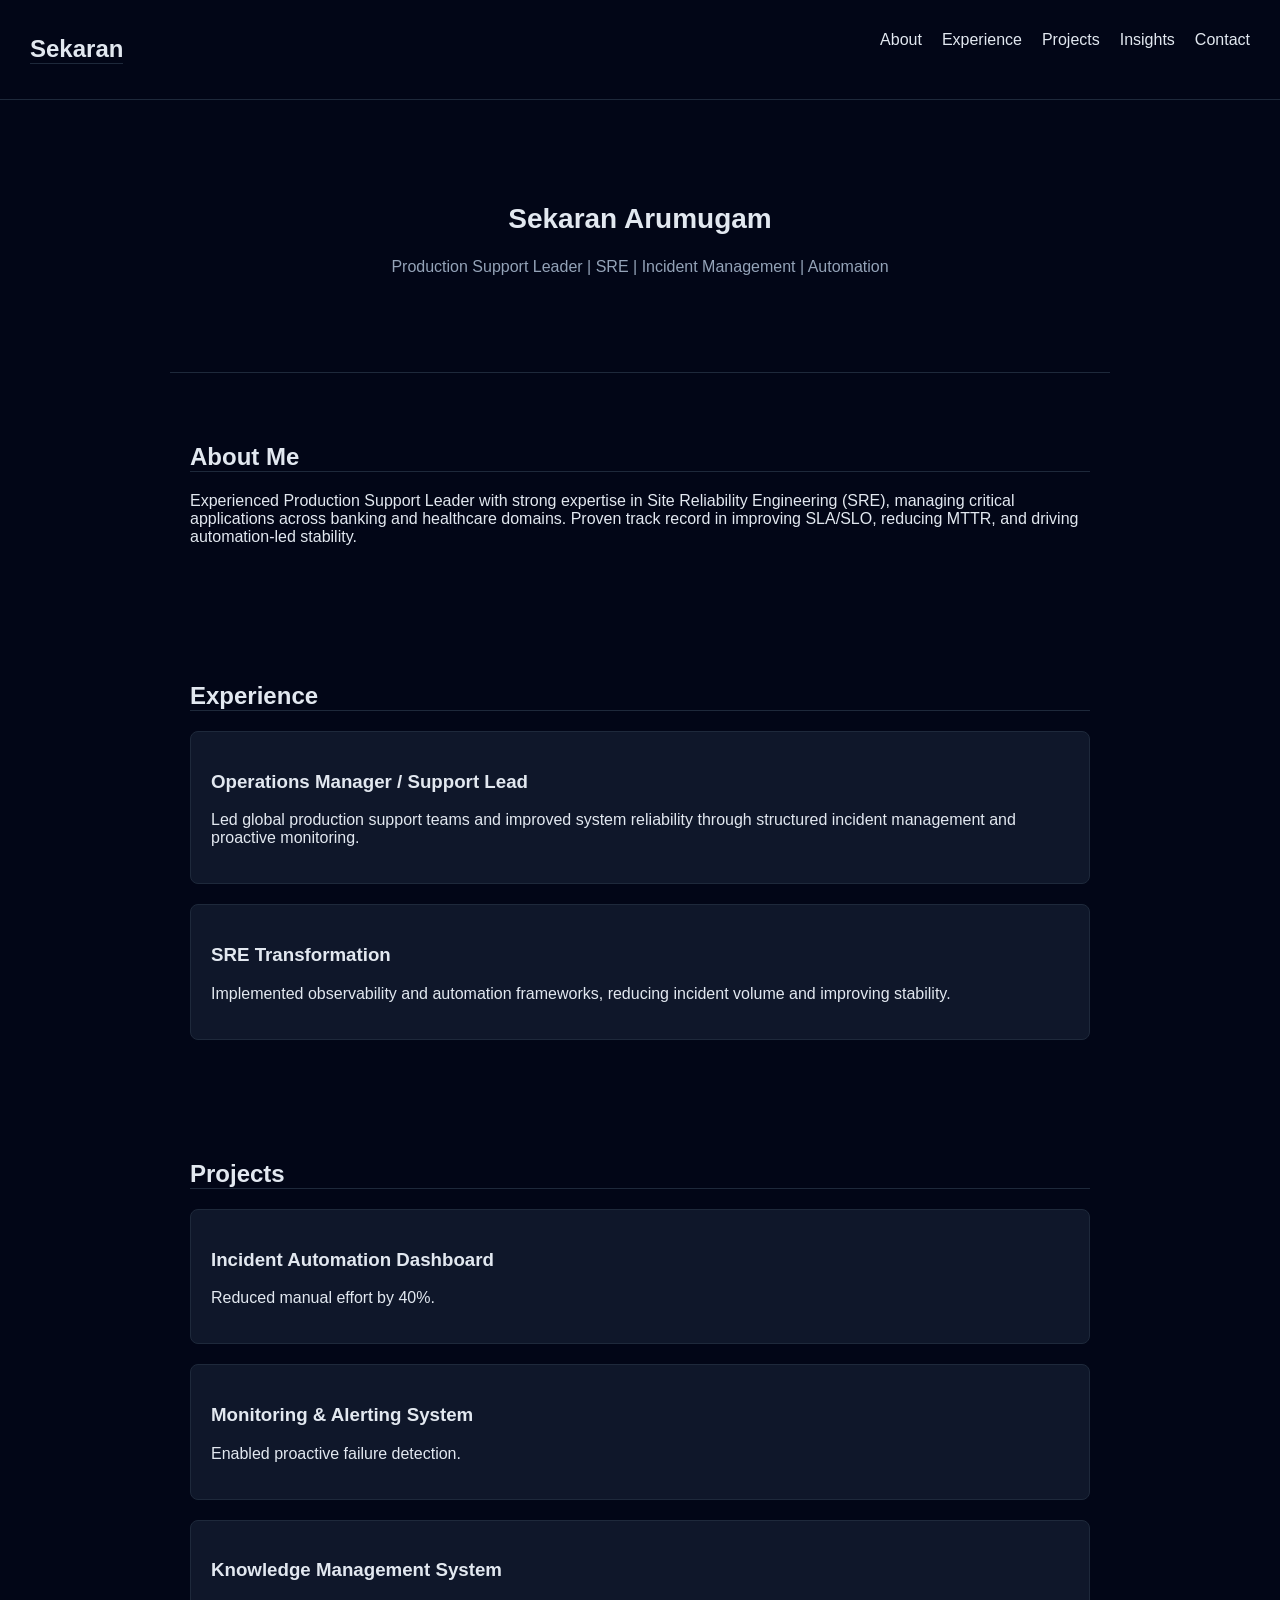
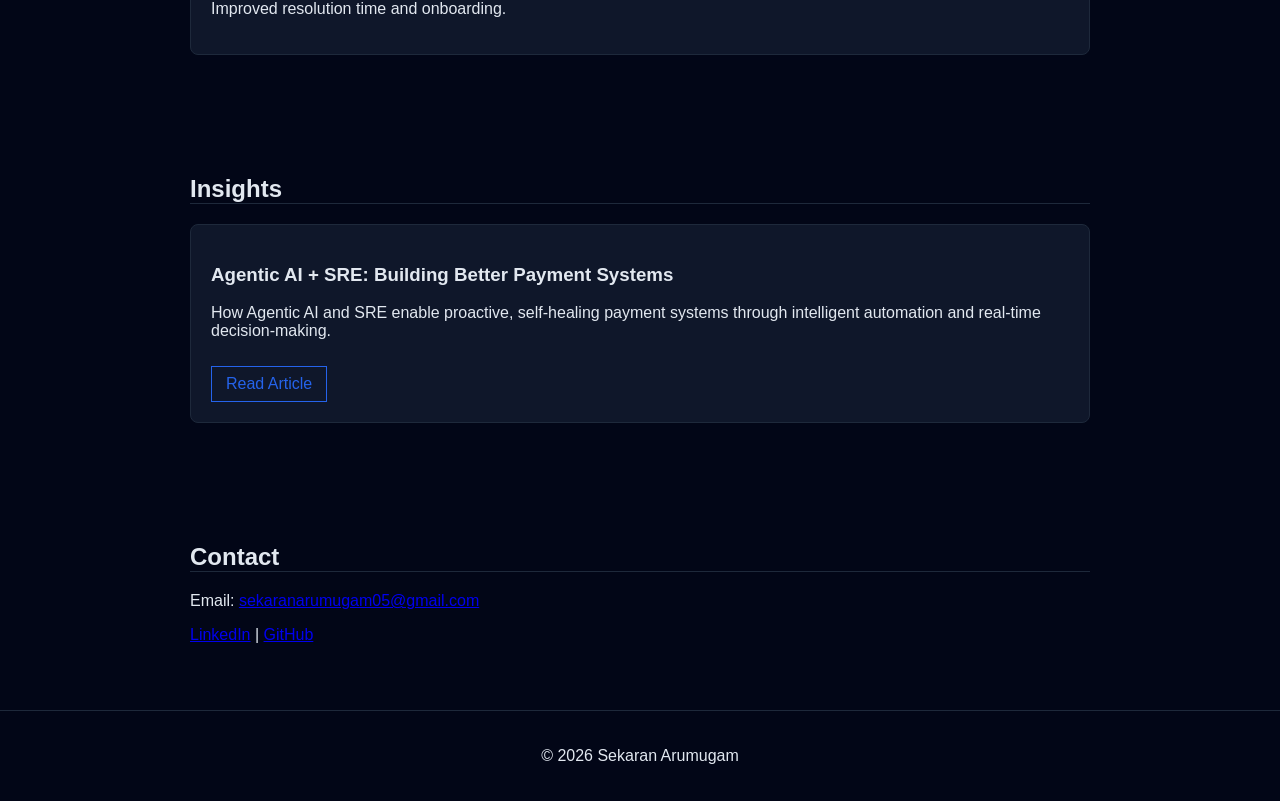
<file: index.html>
<!DOCTYPE html>
<html lang="en">
<head>
  <meta charset="UTF-8">
  <title>Sekaran Arumugam</title>
  <meta name="viewport" content="width=device-width, initial-scale=1.0">
  <link rel="stylesheet" href="style.css">
</head>

<body>

<header>
  <nav>
    <h2>Sekaran</h2>
    <ul>
      <li><a href="#about">About</a></li>
      <li><a href="#experience">Experience</a></li>
      <li><a href="#projects">Projects</a></li>
      <li><a href="#articles">Insights</a></li>
      <li><a href="#contact">Contact</a></li>
    </ul>
  </nav>
</header>

<section class="hero">
  <h1>Sekaran Arumugam</h1>
  <p>Production Support Leader | SRE | Incident Management | Automation</p>
</section>

<section id="about">
  <h2>About Me</h2>
  <p>
    Experienced Production Support Leader with strong expertise in Site Reliability Engineering (SRE),
    managing critical applications across banking and healthcare domains.
    Proven track record in improving SLA/SLO, reducing MTTR, and driving automation-led stability.
  </p>
</section>

<section id="experience">
  <h2>Experience</h2>

  <div class="card">
    <h3>Operations Manager / Support Lead</h3>
    <p>
      Led global production support teams and improved system reliability
      through structured incident management and proactive monitoring.
    </p>
  </div>

  <div class="card">
    <h3>SRE Transformation</h3>
    <p>
      Implemented observability and automation frameworks,
      reducing incident volume and improving stability.
    </p>
  </div>

</section>

<section id="projects">
  <h2>Projects</h2>

  <div class="card">
    <h3>Incident Automation Dashboard</h3>
    <p>Reduced manual effort by 40%.</p>
  </div>

  <div class="card">
    <h3>Monitoring & Alerting System</h3>
    <p>Enabled proactive failure detection.</p>
  </div>

  <div class="card">
    <h3>Knowledge Management System</h3>
    <p>Improved resolution time and onboarding.</p>
  </div>

</section>

<section id="articles">
  <h2>Insights</h2>

  <div class="card">
    <h3>Agentic AI + SRE: Building Better Payment Systems</h3>

    <p>
      How Agentic AI and SRE enable proactive, self-healing payment systems
      through intelligent automation and real-time decision-making.
    </p>

    <a href="article1.html" class="btn">Read Article</a>
  </div>

</section>

<section id="contact">
  <h2>Contact</h2>

  <p>Email:
    <a href="mailto:sekaranarumugam05@gmail.com">
      sekaranarumugam05@gmail.com
    </a>
  </p>

  <p>
    <a href="#">LinkedIn</a> |
    <a href="#">GitHub</a>
  </p>

</section>

<footer>
  <p>© 2026 Sekaran Arumugam</p>
</footer>

</body>
</html>
</file>
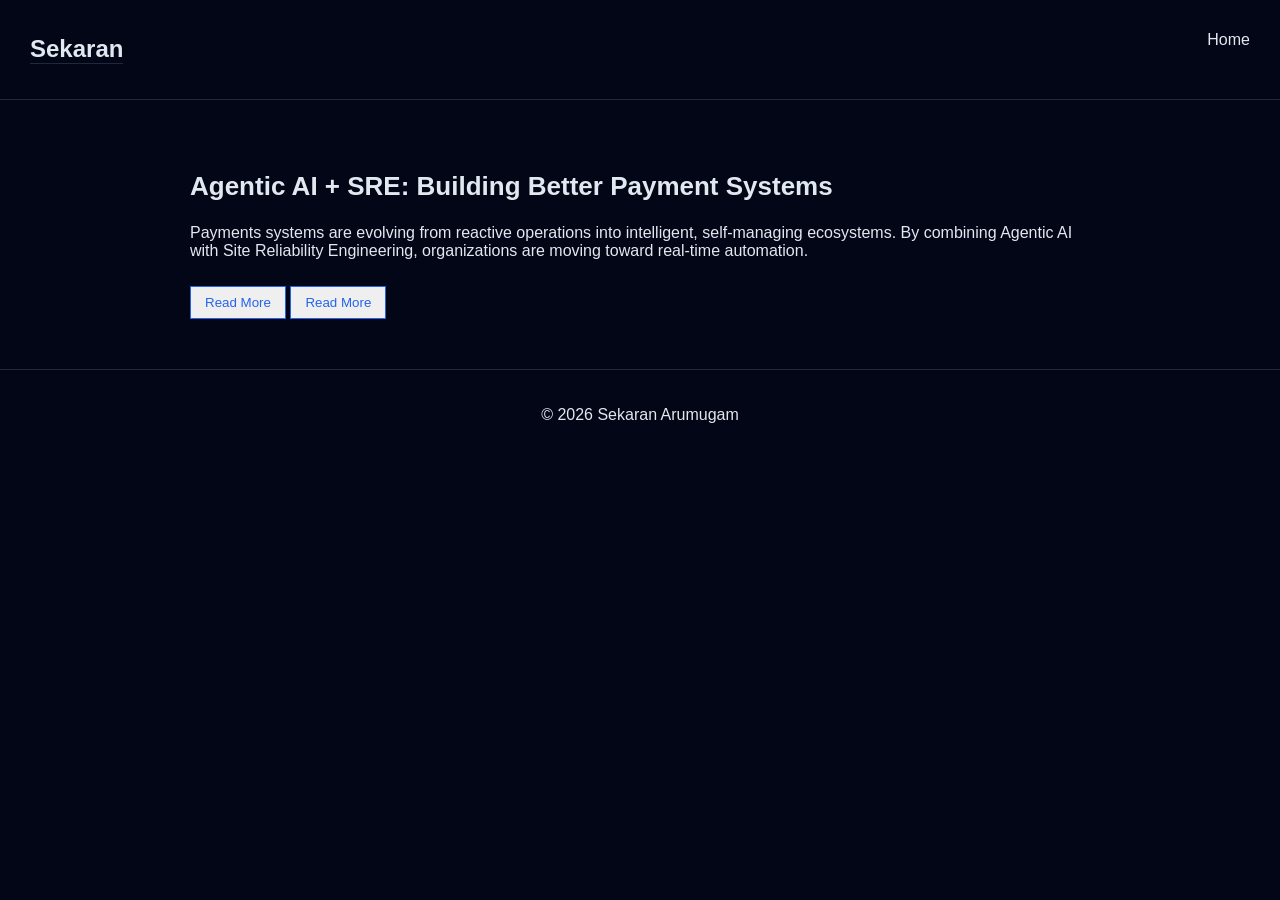
<file: article1.html>
<!DOCTYPE html>
<html lang="en">
<head>
  <meta charset="UTF-8">
  <title>Agentic AI + SRE</title>
  <meta name="viewport" content="width=device-width, initial-scale=1.0">
  <link rel="stylesheet" href="style.css">
</head>

<body>

<header>
  <nav>
    <h2>Sekaran</h2>
    <ul>
      <li><a href="index.html">Home</a></li>
    </ul>
  </nav>
</header>

<section>
  <h1>Agentic AI + SRE: Building Better Payment Systems</h1>

  <p>
    Payments systems are evolving from reactive operations into intelligent,
    self-managing ecosystems. By combining Agentic AI with Site Reliability Engineering,
    organizations are moving toward real-time automation.
  </p>

  <span class="more-text" id="more1">

    <p>
      In traditional setups, transaction failures caused by database overload
      or downstream latency would take time to diagnose and resolve. With Agentic AI,
      systems continuously monitor key metrics like success rate and latency,
      identify root causes, and trigger corrective actions automatically.
    </p>

    <p>
      This enables proactive handling of failures and improves resilience under pressure.
    </p>

  </span>

  <button onclick="toggleRead('more1', this)" class="btn">
    Read More
  </button>

  <span class="more-text" id="more2">

    <p>
      Reliability also improves through intelligent routing. When a provider experiences downtime,
      systems dynamically reroute transactions to better-performing channels,
      ensuring service continuity and minimizing revenue impact.
    </p>

    <p>
      Customer experience also improves significantly. Instead of generic failure messages,
      systems provide meaningful guidance such as retry suggestions or alternate payment methods.
    </p>

    <p>
      This shift enables SLO-driven decision-making in real time,
      creating resilient platforms without constant human intervention.
    </p>

  </span>

  <button onclick="toggleRead('more2', this)" class="btn">
    Read More
  </button>

</section>

<footer>
  <p>© 2026 Sekaran Arumugam</p>
</footer>

<script src="script.js"></script>

</body>
</html>
</file>
<file: style.css>
body {
  margin: 0;
  font-family: Arial, sans-serif;
  background: #020617;
  color: #e2e8f0;
}

header {
  padding: 15px 30px;
  border-bottom: 1px solid #1e293b;
}

nav {
  display: flex;
  justify-content: space-between;
}

nav ul {
  display: flex;
  gap: 20px;
  list-style: none;
}

nav a {
  color: #e2e8f0;
  text-decoration: none;
}

.hero {
  text-align: center;
  padding: 80px 20px;
  border-bottom: 1px solid #1e293b;
}

.hero h1 {
  font-size: 28px;
}

.hero p {
  color: #94a3b8;
}

section {
  max-width: 900px;
  margin: auto;
  padding: 50px 20px;
}

h2 {
  border-bottom: 1px solid #1e293b;
}

section h1 {
  font-size: 26px;
}

.card {
  background: #0f172a;
  padding: 20px;
  margin-top: 20px;
  border-radius: 8px;
  border: 1px solid #1e293b;
}

.card:hover {
  border-color: #2563eb;
}

.more-text {
  display: none;
  color: #94a3b8;
}

.btn {
  display: inline-block;
  margin-top: 10px;
  padding: 8px 14px;
  border: 1px solid #2563eb;
  color: #2563eb;
  text-decoration: none;
  cursor: pointer;
}

.btn:hover {
  background: #2563eb;
  color: white;
}

footer {
  text-align: center;
  padding: 20px;
  border-top: 1px solid #1e293b;
}
</file>
